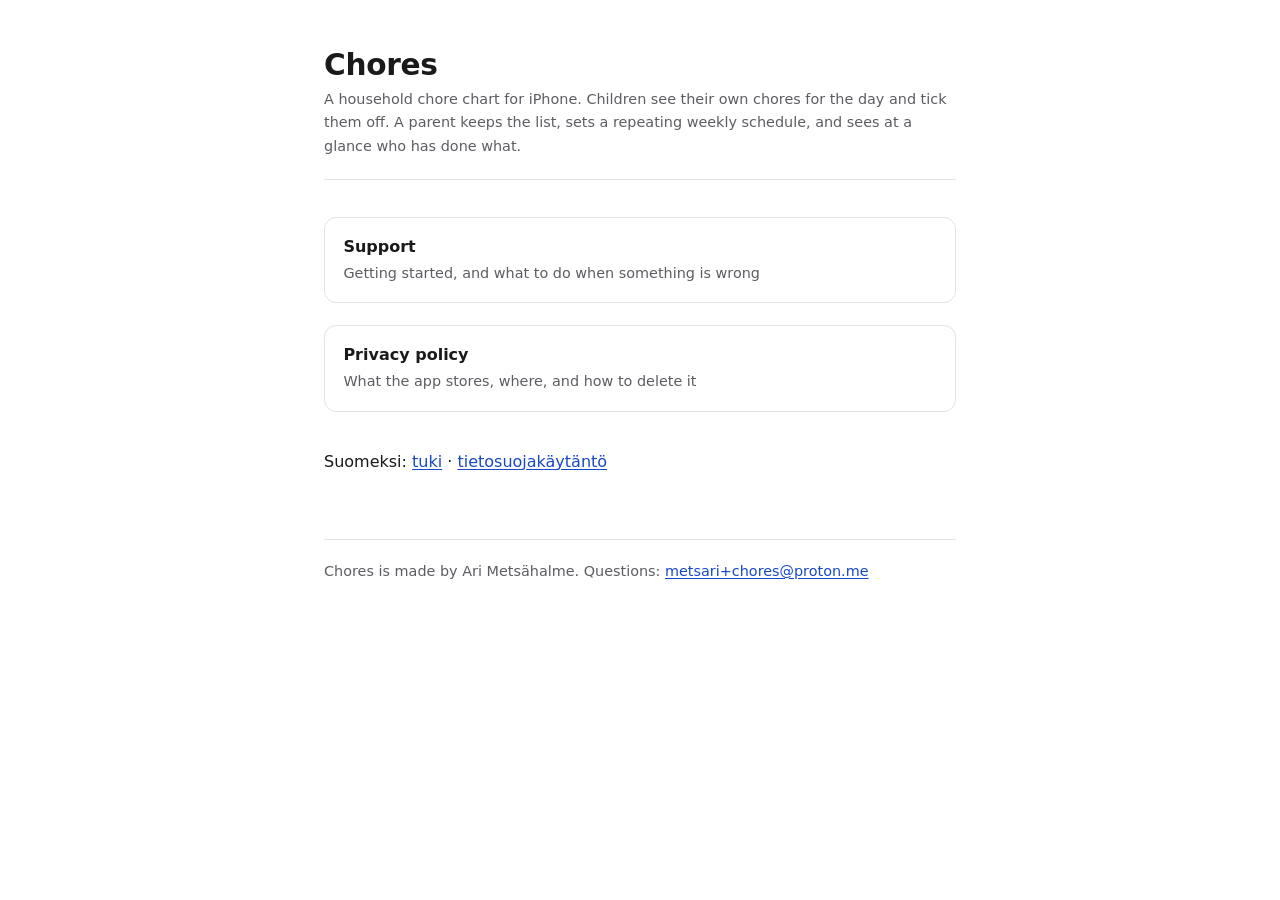
<file: docs/site/index.html>
<!DOCTYPE html>
<html lang="en">
<head>
<meta charset="utf-8">
<meta name="viewport" content="width=device-width, initial-scale=1">
<title>Chores</title>
<link rel="stylesheet" href="style.css">
</head>
<body>

<h1>Chores</h1>
<p class="langs">A household chore chart for iPhone. Children see their own chores for
the day and tick them off. A parent keeps the list, sets a repeating weekly schedule,
and sees at a glance who has done what.</p>

<ul class="cards">
	<li><a href="support/"><strong>Support</strong><span>Getting started, and what to do when something is wrong</span></a></li>
	<li><a href="privacy/"><strong>Privacy policy</strong><span>What the app stores, where, and how to delete it</span></a></li>
</ul>

<p>Suomeksi: <a href="support/fi/">tuki</a> · <a href="privacy/fi/">tietosuojakäytäntö</a></p>

<footer>
	Chores is made by Ari Metsähalme. Questions:
	<a href="mailto:metsari+chores@proton.me">metsari+chores@proton.me</a>
</footer>

</body>
</html>
</file>
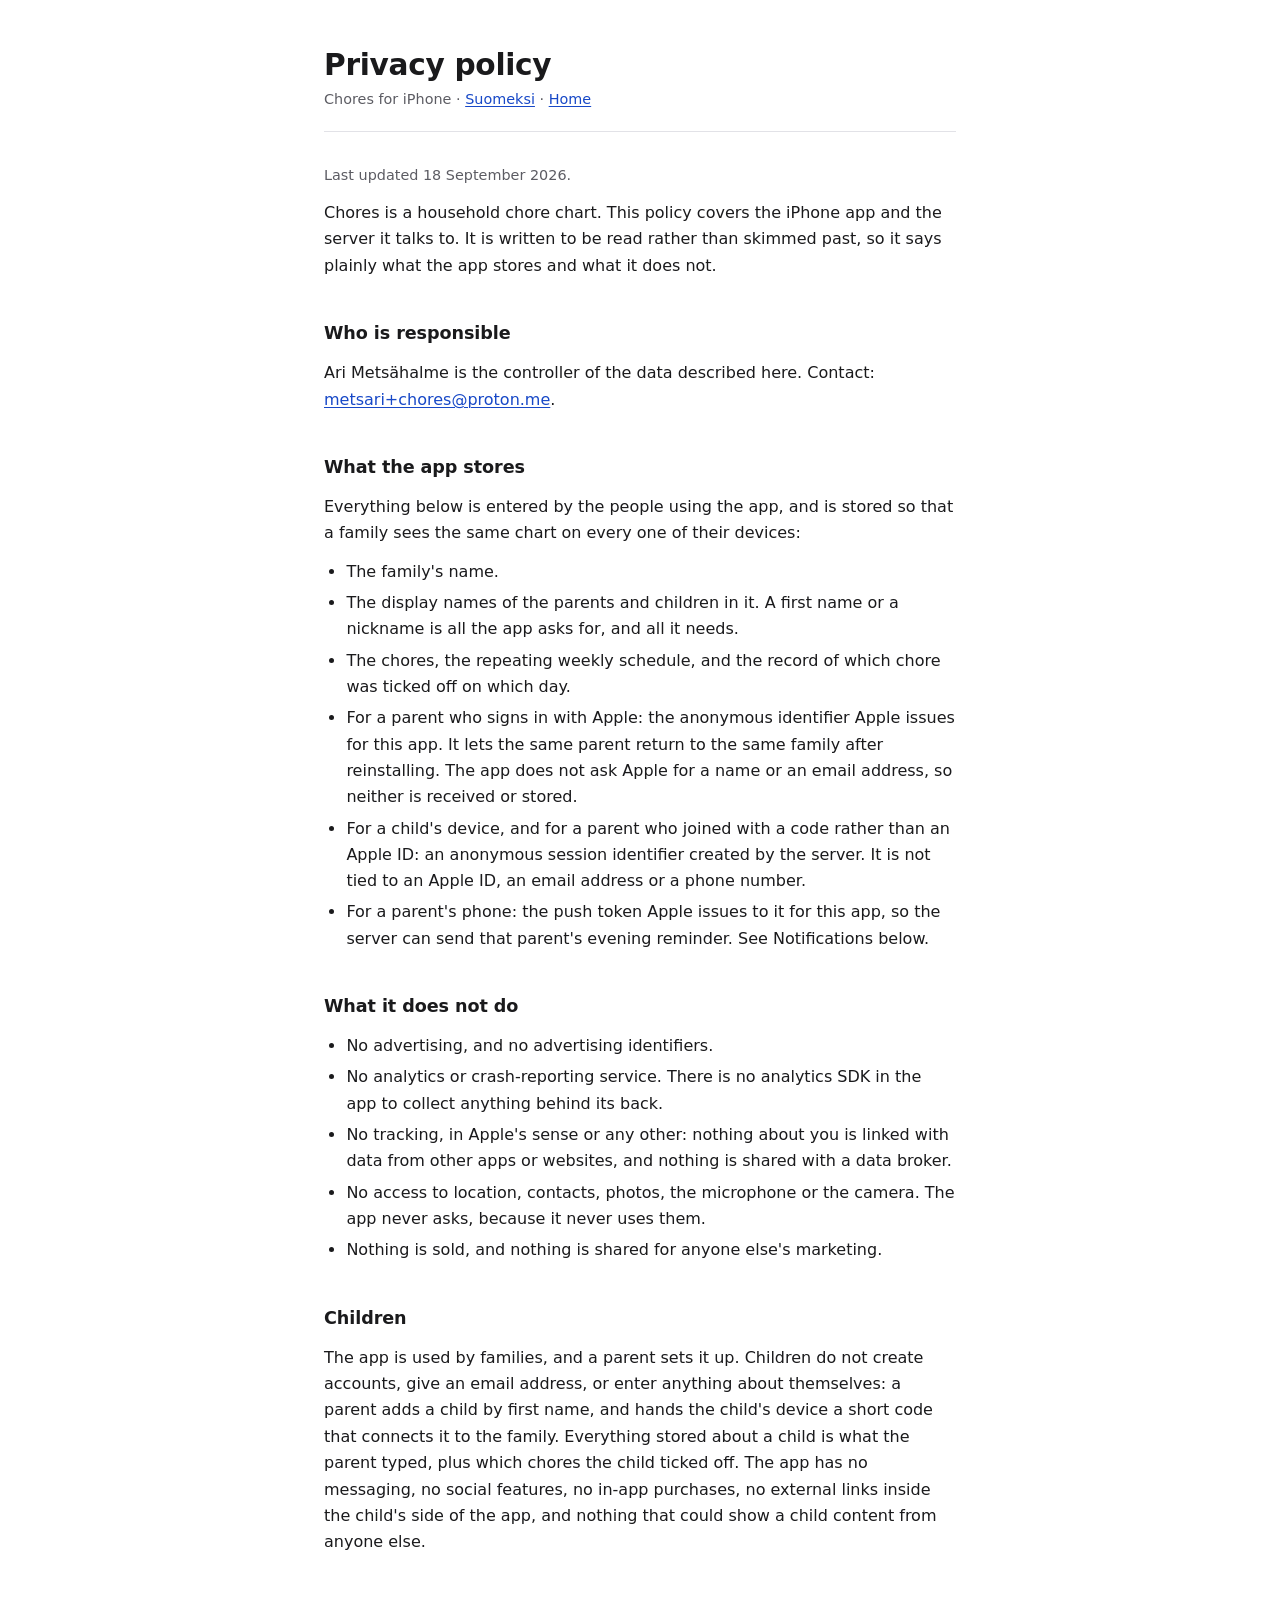
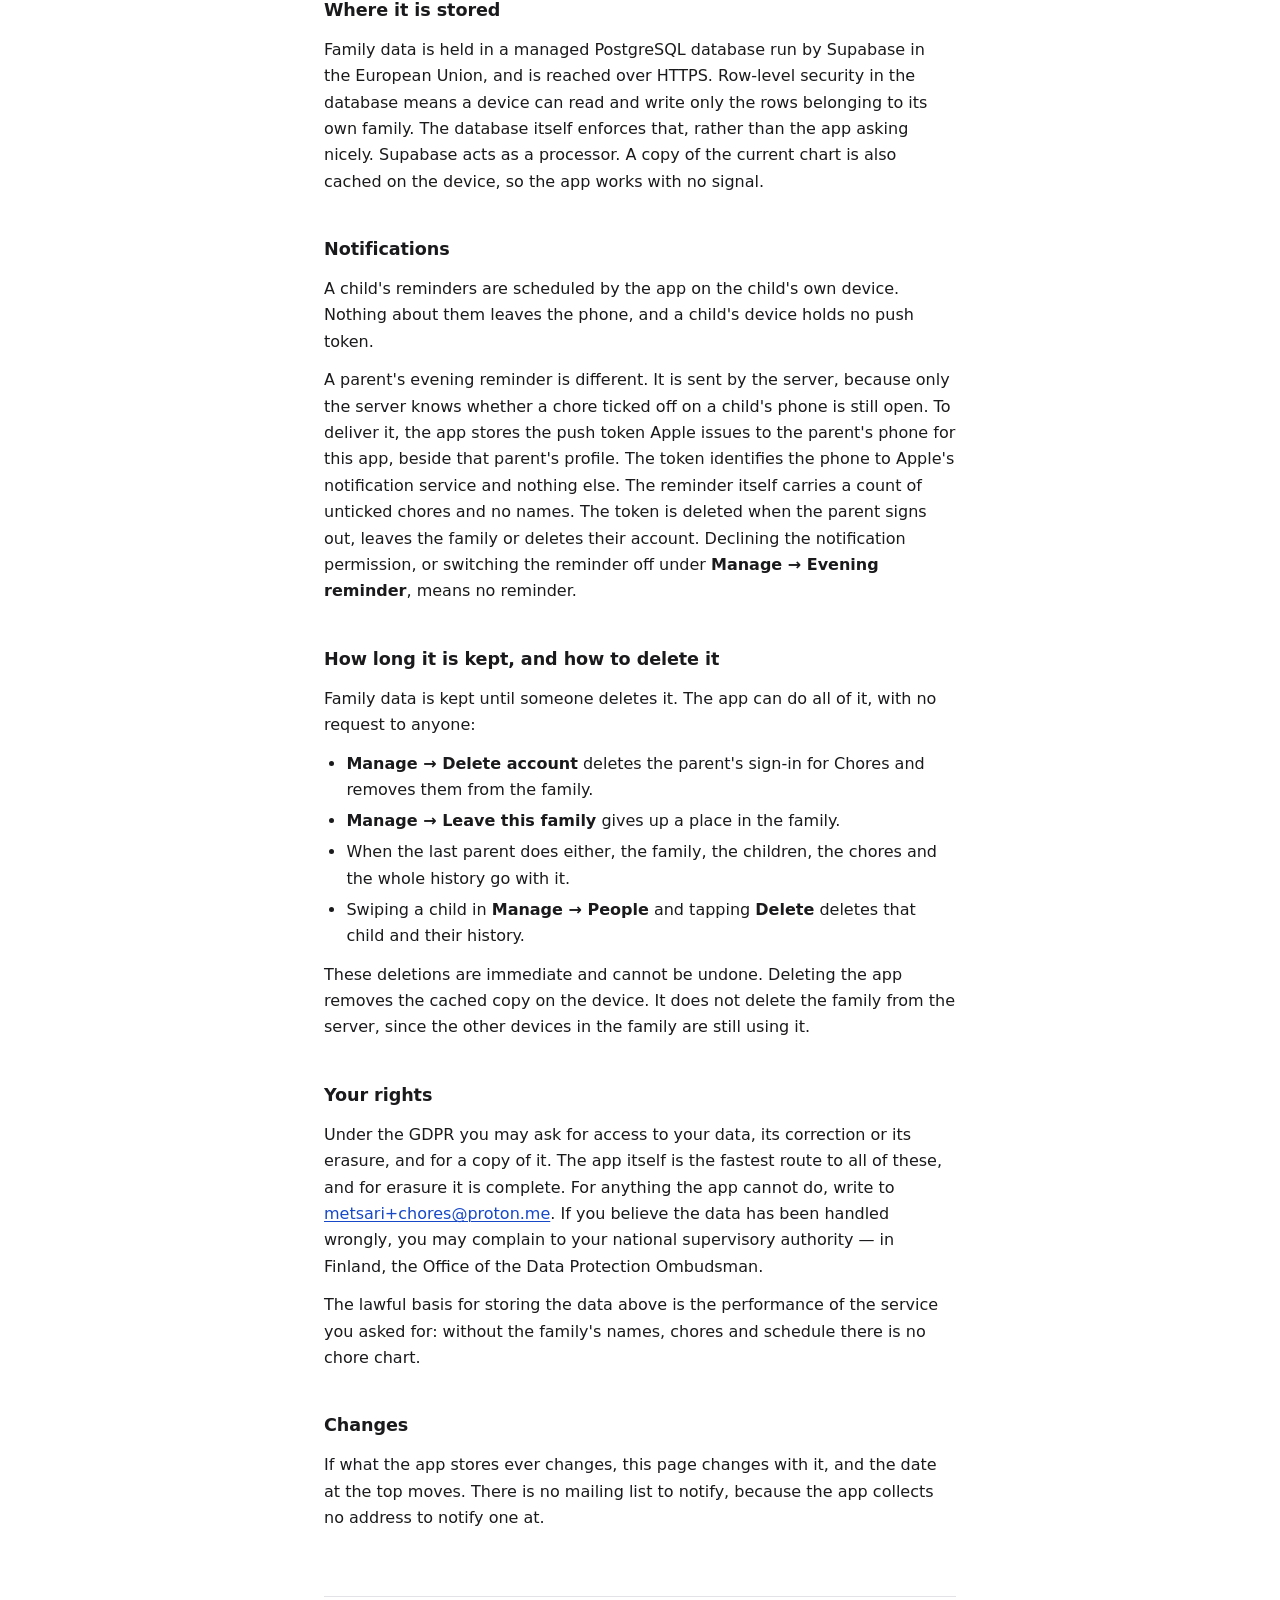
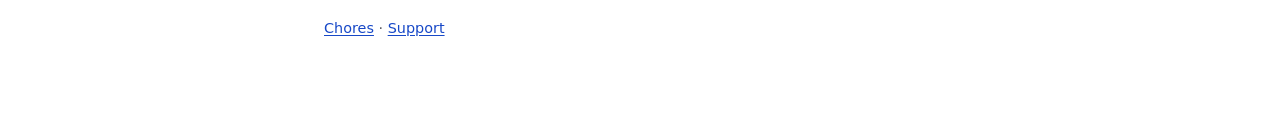
<file: docs/site/privacy/index.html>
<!DOCTYPE html>
<html lang="en">
<head>
<meta charset="utf-8">
<meta name="viewport" content="width=device-width, initial-scale=1">
<title>Chores — Privacy policy</title>
<link rel="stylesheet" href="../style.css">
</head>
<body>

<h1>Privacy policy</h1>
<p class="langs">Chores for iPhone · <a href="fi/">Suomeksi</a> · <a href="../">Home</a></p>

<p class="updated">Last updated 18 September 2026.</p>

<p>Chores is a household chore chart. This policy covers the iPhone app and the server
it talks to. It is written to be read rather than skimmed past, so it says plainly what
the app stores and what it does not.</p>

<h2>Who is responsible</h2>

<p>Ari Metsähalme is the controller of the data described here. Contact:
<a href="mailto:metsari+chores@proton.me">metsari+chores@proton.me</a>.</p>

<h2>What the app stores</h2>

<p>Everything below is entered by the people using the app, and is stored so that a
family sees the same chart on every one of their devices:</p>

<ul>
	<li>The family's name.</li>
	<li>The display names of the parents and children in it. A first name or a nickname
		is all the app asks for, and all it needs.</li>
	<li>The chores, the repeating weekly schedule, and the record of which chore was
		ticked off on which day.</li>
	<li>For a parent who signs in with Apple: the anonymous identifier Apple issues for
		this app. It lets the same parent return to the same family after reinstalling.
		The app does not ask Apple for a name or an email address, so neither is
		received or stored.</li>
	<li>For a child's device, and for a parent who joined with a code rather than an
		Apple ID: an anonymous session identifier created by the server. It is not tied
		to an Apple ID, an email address or a phone number.</li>
	<li>For a parent's phone: the push token Apple issues to it for this app, so the
		server can send that parent's evening reminder. See Notifications below.</li>
</ul>

<h2>What it does not do</h2>

<ul>
	<li>No advertising, and no advertising identifiers.</li>
	<li>No analytics or crash-reporting service. There is no analytics SDK in the app to
		collect anything behind its back.</li>
	<li>No tracking, in Apple's sense or any other: nothing about you is linked with data
		from other apps or websites, and nothing is shared with a data broker.</li>
	<li>No access to location, contacts, photos, the microphone or the camera. The app
		never asks, because it never uses them.</li>
	<li>Nothing is sold, and nothing is shared for anyone else's marketing.</li>
</ul>

<h2>Children</h2>

<p>The app is used by families, and a parent sets it up. Children do not create accounts,
give an email address, or enter anything about themselves: a parent adds a child by
first name, and hands the child's device a short code that connects it to the family.
Everything stored about a child is what the parent typed, plus which chores the child
ticked off. The app has no messaging, no social features, no in-app purchases, no
external links inside the child's side of the app, and nothing that could show a child
content from anyone else.</p>

<h2>Where it is stored</h2>

<p>Family data is held in a managed PostgreSQL database run by Supabase in the European
Union, and is reached over HTTPS. Row-level security in the database means a device can
read and write only the rows belonging to its own family. The database itself
enforces that, rather than the app asking nicely. Supabase acts as a processor. A
copy of the current chart is also cached on the device, so the app works with no signal.</p>

<h2>Notifications</h2>

<p>A child's reminders are scheduled by the app on the child's own device. Nothing about
them leaves the phone, and a child's device holds no push token.</p>

<p>A parent's evening reminder is different. It is sent by the server, because only the
server knows whether a chore ticked off on a child's phone is still open. To deliver it,
the app stores the push token Apple issues to the parent's phone for this app, beside
that parent's profile. The token identifies the phone to Apple's notification service
and nothing else. The reminder itself carries a count of unticked chores and no names.
The token is deleted when the parent signs out, leaves the family or deletes their
account. Declining the notification permission, or switching the reminder off under
<strong>Manage → Evening reminder</strong>, means no reminder.</p>

<h2>How long it is kept, and how to delete it</h2>

<p>Family data is kept until someone deletes it. The app can do all of it, with no
request to anyone:</p>

<ul>
	<li><strong>Manage → Delete account</strong> deletes the parent's sign-in for Chores
		and removes them from the family.</li>
	<li><strong>Manage → Leave this family</strong> gives up a place in the family.</li>
	<li>When the last parent does either, the family, the children, the chores and the
		whole history go with it.</li>
	<li>Swiping a child in <strong>Manage → People</strong> and tapping
		<strong>Delete</strong> deletes that child and their history.</li>
</ul>

<p>These deletions are immediate and cannot be undone. Deleting the app removes the
cached copy on the device. It does not delete the family from the server, since the
other devices in the family are still using it.</p>

<h2>Your rights</h2>

<p>Under the GDPR you may ask for access to your data, its correction or its erasure, and
for a copy of it. The app itself is the fastest route to all of these, and for erasure it
is complete. For anything the app cannot do, write to
<a href="mailto:metsari+chores@proton.me">metsari+chores@proton.me</a>. If you believe the data has
been handled wrongly, you may complain to your national supervisory authority — in
Finland, the Office of the Data Protection Ombudsman.</p>

<p>The lawful basis for storing the data above is the performance of the service you
asked for: without the family's names, chores and schedule there is no chore chart.</p>

<h2>Changes</h2>

<p>If what the app stores ever changes, this page changes with it, and the date at the
top moves. There is no mailing list to notify, because the app collects no address to
notify one at.</p>

<footer><a href="../">Chores</a> · <a href="../support/">Support</a></footer>

</body>
</html>
</file>
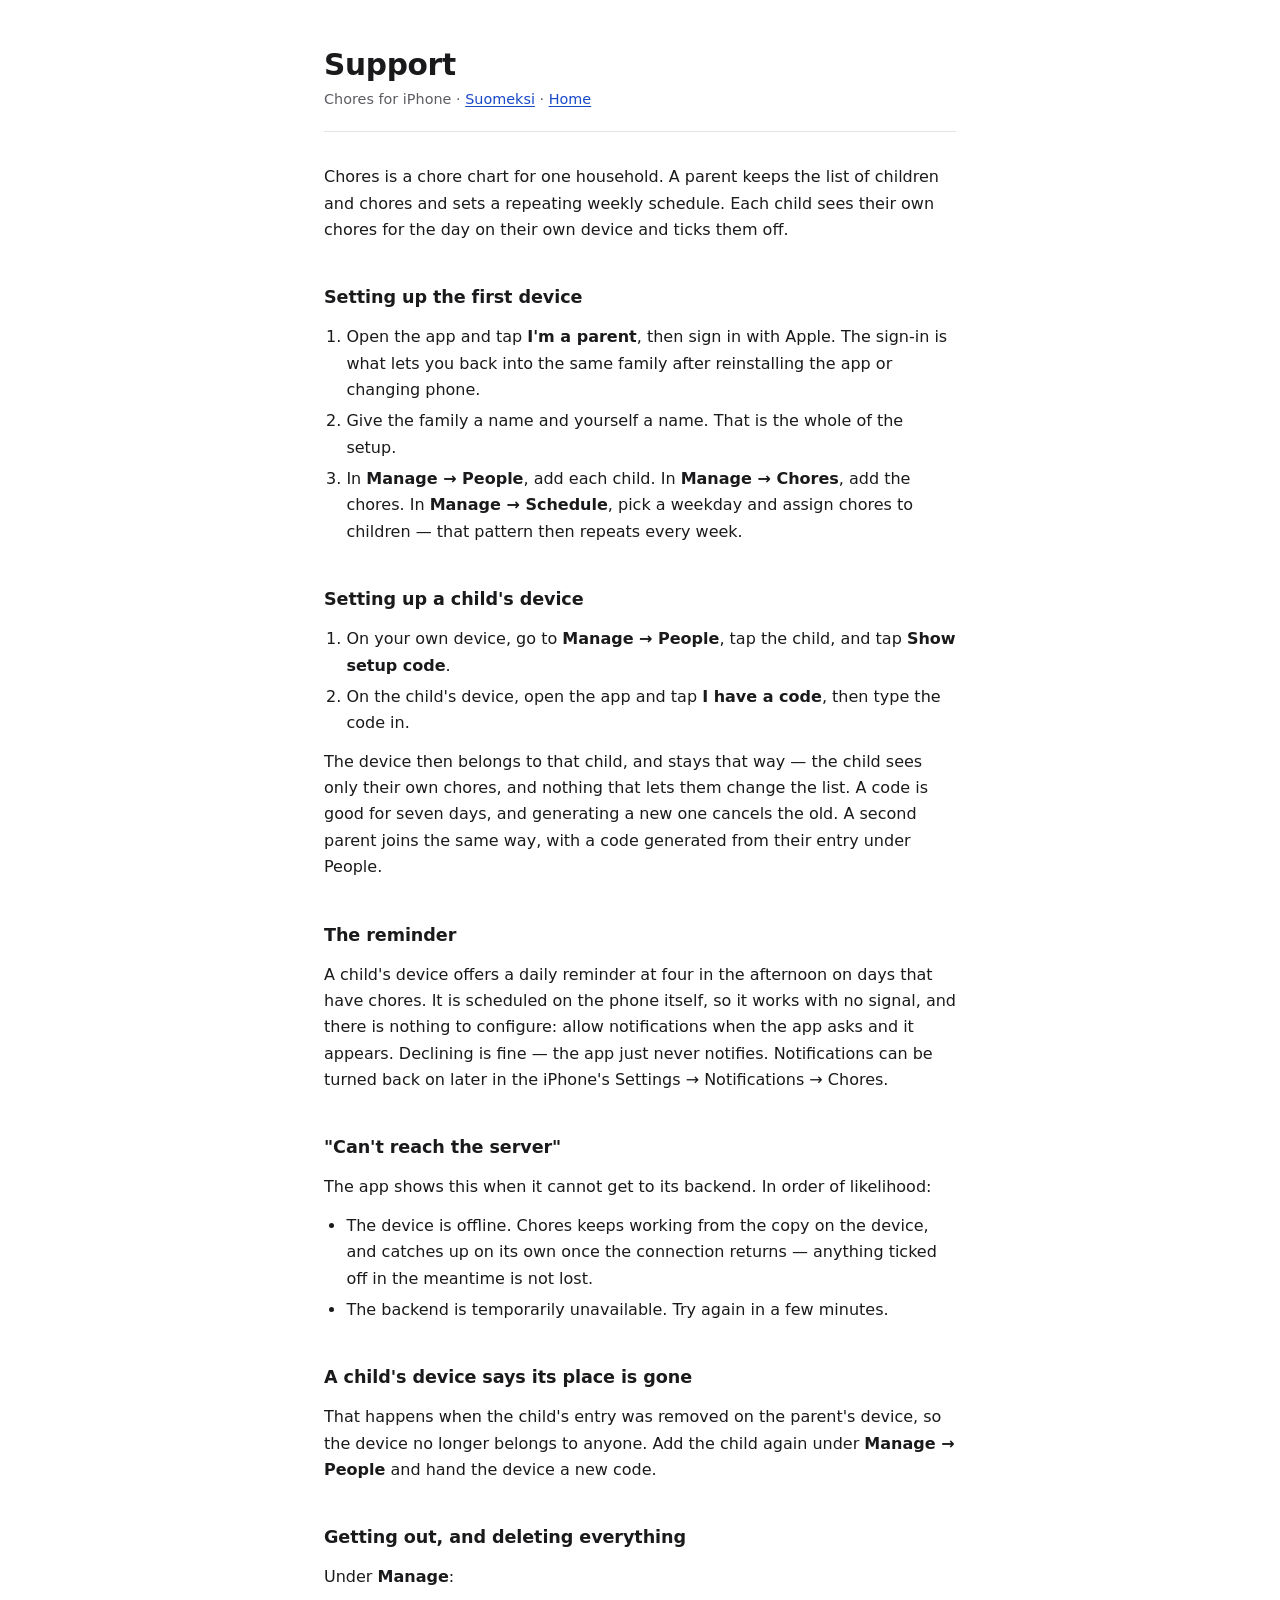
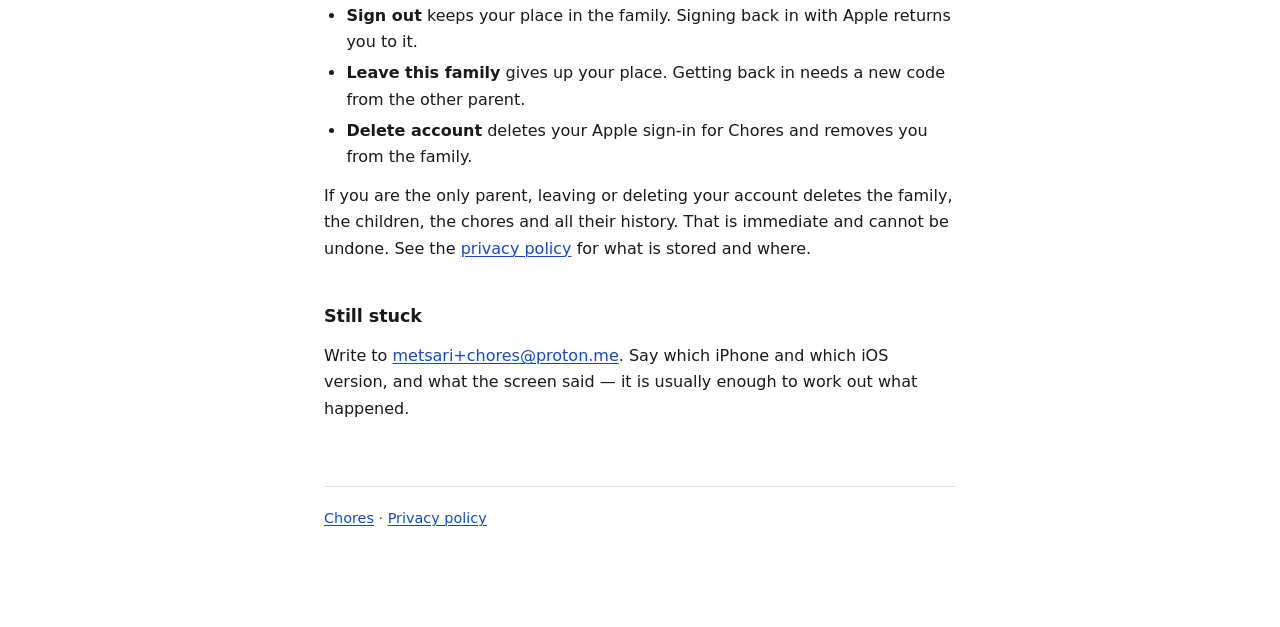
<file: docs/site/support/index.html>
<!DOCTYPE html>
<html lang="en">
<head>
<meta charset="utf-8">
<meta name="viewport" content="width=device-width, initial-scale=1">
<title>Chores — Support</title>
<link rel="stylesheet" href="../style.css">
</head>
<body>

<h1>Support</h1>
<p class="langs">Chores for iPhone · <a href="fi/">Suomeksi</a> · <a href="../">Home</a></p>

<p>Chores is a chore chart for one household. A parent keeps the list of children and
chores and sets a repeating weekly schedule. Each child sees their own chores for the day
on their own device and ticks them off.</p>

<h2>Setting up the first device</h2>

<ol>
	<li>Open the app and tap <strong>I'm a parent</strong>, then sign in with Apple. The
		sign-in is what lets you back into the same family after reinstalling the app or
		changing phone.</li>
	<li>Give the family a name and yourself a name. That is the whole of the setup.</li>
	<li>In <strong>Manage → People</strong>, add each child. In
		<strong>Manage → Chores</strong>, add the chores. In
		<strong>Manage → Schedule</strong>, pick a weekday and assign chores to
		children — that pattern then repeats every week.</li>
</ol>

<h2>Setting up a child's device</h2>

<ol>
	<li>On your own device, go to <strong>Manage → People</strong>, tap the child, and tap
		<strong>Show setup code</strong>.</li>
	<li>On the child's device, open the app and tap <strong>I have a code</strong>, then
		type the code in.</li>
</ol>

<p>The device then belongs to that child, and stays that way — the child sees only their
own chores, and nothing that lets them change the list. A code is good for seven days,
and generating a new one cancels the old. A second parent joins the same way, with a code
generated from their entry under People.</p>

<h2>The reminder</h2>

<p>A child's device offers a daily reminder at four in the afternoon on days that have
chores. It is scheduled on the phone itself, so it works with no signal, and there is
nothing to configure: allow notifications when the app asks and it appears. Declining is
fine — the app just never notifies. Notifications can be turned back on later in the
iPhone's Settings → Notifications → Chores.</p>

<h2>"Can't reach the server"</h2>

<p>The app shows this when it cannot get to its backend. In order of likelihood:</p>

<ul>
	<li>The device is offline. Chores keeps working from the copy on the device, and
		catches up on its own once the connection returns — anything ticked off in the
		meantime is not lost.</li>
	<li>The backend is temporarily unavailable. Try again in a few minutes.</li>
</ul>

<h2>A child's device says its place is gone</h2>

<p>That happens when the child's entry was removed on the parent's device, so the device
no longer belongs to anyone. Add the child again under
<strong>Manage → People</strong> and hand the device a new code.</p>

<h2>Getting out, and deleting everything</h2>

<p>Under <strong>Manage</strong>:</p>

<ul>
	<li><strong>Sign out</strong> keeps your place in the family. Signing back in with
		Apple returns you to it.</li>
	<li><strong>Leave this family</strong> gives up your place. Getting back in needs a
		new code from the other parent.</li>
	<li><strong>Delete account</strong> deletes your Apple sign-in for Chores and removes
		you from the family.</li>
</ul>

<p>If you are the only parent, leaving or deleting your account deletes the family, the
children, the chores and all their history. That is immediate and cannot be undone. See
the <a href="../privacy/">privacy policy</a> for what is stored and where.</p>

<h2>Still stuck</h2>

<p>Write to <a href="mailto:metsari+chores@proton.me">metsari+chores@proton.me</a>. Say which iPhone
and which iOS version, and what the screen said — it is usually enough to work out what
happened.</p>

<footer><a href="../">Chores</a> · <a href="../privacy/">Privacy policy</a></footer>

</body>
</html>
</file>
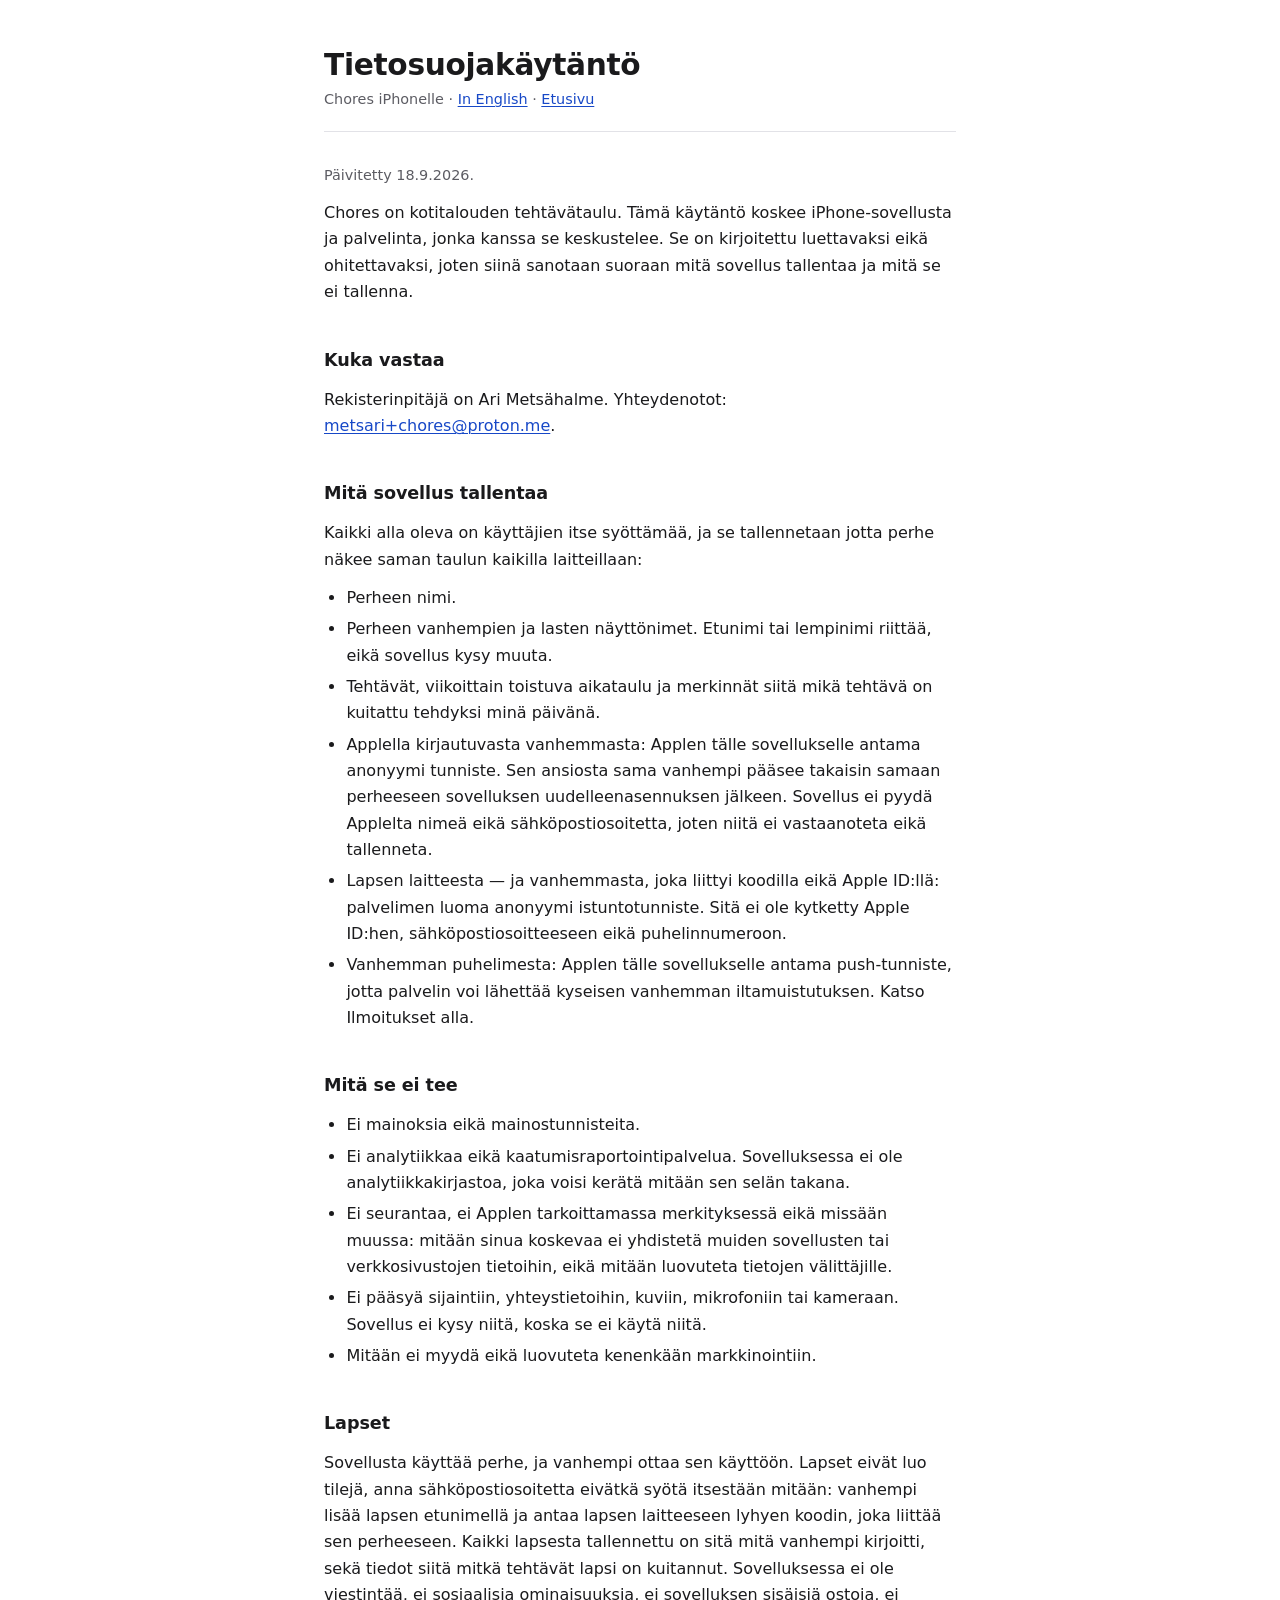
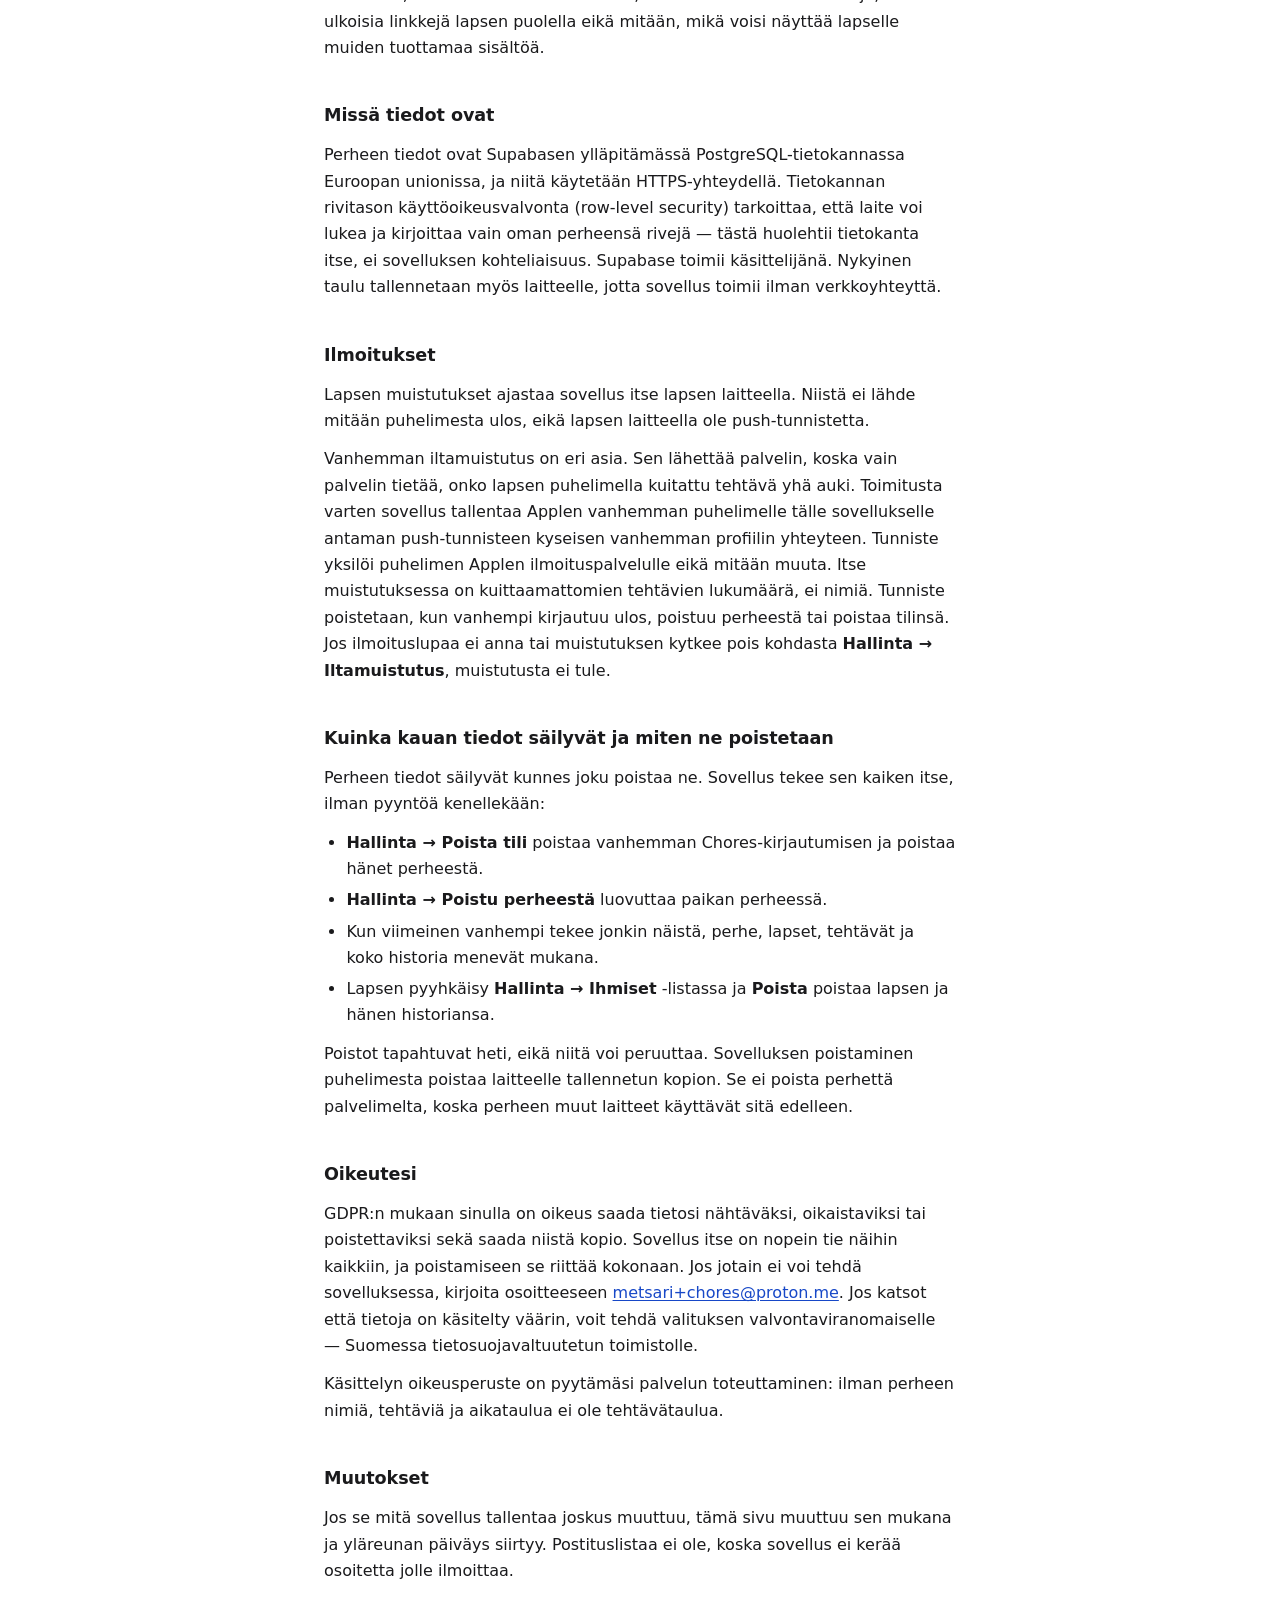
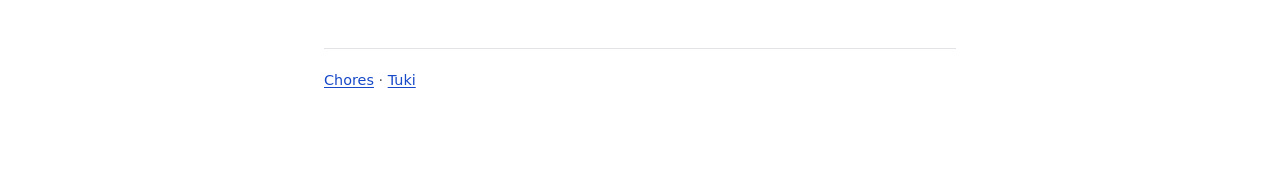
<file: docs/site/privacy/fi/index.html>
<!DOCTYPE html>
<html lang="fi">
<head>
<meta charset="utf-8">
<meta name="viewport" content="width=device-width, initial-scale=1">
<title>Chores — Tietosuojakäytäntö</title>
<link rel="stylesheet" href="../../style.css">
</head>
<body>

<h1>Tietosuojakäytäntö</h1>
<p class="langs">Chores iPhonelle · <a href="../">In English</a> · <a href="../../">Etusivu</a></p>

<p class="updated">Päivitetty 18.9.2026.</p>

<p>Chores on kotitalouden tehtävätaulu. Tämä käytäntö koskee iPhone-sovellusta ja
palvelinta, jonka kanssa se keskustelee. Se on kirjoitettu luettavaksi eikä ohitettavaksi,
joten siinä sanotaan suoraan mitä sovellus tallentaa ja mitä se ei tallenna.</p>

<h2>Kuka vastaa</h2>

<p>Rekisterinpitäjä on Ari Metsähalme. Yhteydenotot:
<a href="mailto:metsari+chores@proton.me">metsari+chores@proton.me</a>.</p>

<h2>Mitä sovellus tallentaa</h2>

<p>Kaikki alla oleva on käyttäjien itse syöttämää, ja se tallennetaan jotta perhe näkee
saman taulun kaikilla laitteillaan:</p>

<ul>
	<li>Perheen nimi.</li>
	<li>Perheen vanhempien ja lasten näyttönimet. Etunimi tai lempinimi riittää, eikä
		sovellus kysy muuta.</li>
	<li>Tehtävät, viikoittain toistuva aikataulu ja merkinnät siitä mikä tehtävä on
		kuitattu tehdyksi minä päivänä.</li>
	<li>Applella kirjautuvasta vanhemmasta: Applen tälle sovellukselle antama anonyymi
		tunniste. Sen ansiosta sama vanhempi pääsee takaisin samaan perheeseen sovelluksen
		uudelleenasennuksen jälkeen. Sovellus ei pyydä Applelta nimeä eikä
		sähköpostiosoitetta, joten niitä ei vastaanoteta eikä tallenneta.</li>
	<li>Lapsen laitteesta — ja vanhemmasta, joka liittyi koodilla eikä Apple ID:llä:
		palvelimen luoma anonyymi istuntotunniste. Sitä ei ole kytketty Apple ID:hen,
		sähköpostiosoitteeseen eikä puhelinnumeroon.</li>
	<li>Vanhemman puhelimesta: Applen tälle sovellukselle antama push-tunniste, jotta
		palvelin voi lähettää kyseisen vanhemman iltamuistutuksen. Katso Ilmoitukset alla.</li>
</ul>

<h2>Mitä se ei tee</h2>

<ul>
	<li>Ei mainoksia eikä mainostunnisteita.</li>
	<li>Ei analytiikkaa eikä kaatumisraportointipalvelua. Sovelluksessa ei ole
		analytiikkakirjastoa, joka voisi kerätä mitään sen selän takana.</li>
	<li>Ei seurantaa, ei Applen tarkoittamassa merkityksessä eikä missään muussa: mitään
		sinua koskevaa ei yhdistetä muiden sovellusten tai verkkosivustojen tietoihin,
		eikä mitään luovuteta tietojen välittäjille.</li>
	<li>Ei pääsyä sijaintiin, yhteystietoihin, kuviin, mikrofoniin tai kameraan. Sovellus
		ei kysy niitä, koska se ei käytä niitä.</li>
	<li>Mitään ei myydä eikä luovuteta kenenkään markkinointiin.</li>
</ul>

<h2>Lapset</h2>

<p>Sovellusta käyttää perhe, ja vanhempi ottaa sen käyttöön. Lapset eivät luo tilejä,
anna sähköpostiosoitetta eivätkä syötä itsestään mitään: vanhempi lisää lapsen etunimellä
ja antaa lapsen laitteeseen lyhyen koodin, joka liittää sen perheeseen. Kaikki lapsesta
tallennettu on sitä mitä vanhempi kirjoitti, sekä tiedot siitä mitkä tehtävät lapsi on
kuitannut. Sovelluksessa ei ole viestintää, ei sosiaalisia ominaisuuksia, ei sovelluksen
sisäisiä ostoja, ei ulkoisia linkkejä lapsen puolella eikä mitään, mikä voisi näyttää
lapselle muiden tuottamaa sisältöä.</p>

<h2>Missä tiedot ovat</h2>

<p>Perheen tiedot ovat Supabasen ylläpitämässä PostgreSQL-tietokannassa Euroopan
unionissa, ja niitä käytetään HTTPS-yhteydellä. Tietokannan rivitason
käyttöoikeusvalvonta (row-level security) tarkoittaa, että laite voi lukea ja kirjoittaa
vain oman perheensä rivejä — tästä huolehtii tietokanta itse, ei sovelluksen kohteliaisuus.
Supabase toimii käsittelijänä. Nykyinen taulu tallennetaan myös laitteelle, jotta sovellus
toimii ilman verkkoyhteyttä.</p>

<h2>Ilmoitukset</h2>

<p>Lapsen muistutukset ajastaa sovellus itse lapsen laitteella. Niistä ei lähde mitään
puhelimesta ulos, eikä lapsen laitteella ole push-tunnistetta.</p>

<p>Vanhemman iltamuistutus on eri asia. Sen lähettää palvelin, koska vain palvelin tietää,
onko lapsen puhelimella kuitattu tehtävä yhä auki. Toimitusta varten sovellus tallentaa
Applen vanhemman puhelimelle tälle sovellukselle antaman push-tunnisteen kyseisen
vanhemman profiilin yhteyteen. Tunniste yksilöi puhelimen Applen ilmoituspalvelulle eikä
mitään muuta. Itse muistutuksessa on kuittaamattomien tehtävien lukumäärä, ei nimiä.
Tunniste poistetaan, kun vanhempi kirjautuu ulos, poistuu perheestä tai poistaa tilinsä.
Jos ilmoituslupaa ei anna tai muistutuksen kytkee pois kohdasta
<strong>Hallinta → Iltamuistutus</strong>, muistutusta ei tule.</p>

<h2>Kuinka kauan tiedot säilyvät ja miten ne poistetaan</h2>

<p>Perheen tiedot säilyvät kunnes joku poistaa ne. Sovellus tekee sen kaiken itse, ilman
pyyntöä kenellekään:</p>

<ul>
	<li><strong>Hallinta → Poista tili</strong> poistaa vanhemman Chores-kirjautumisen ja
		poistaa hänet perheestä.</li>
	<li><strong>Hallinta → Poistu perheestä</strong> luovuttaa paikan perheessä.</li>
	<li>Kun viimeinen vanhempi tekee jonkin näistä, perhe, lapset, tehtävät ja koko
		historia menevät mukana.</li>
	<li>Lapsen pyyhkäisy <strong>Hallinta → Ihmiset</strong> -listassa ja
		<strong>Poista</strong> poistaa lapsen ja hänen historiansa.</li>
</ul>

<p>Poistot tapahtuvat heti, eikä niitä voi peruuttaa. Sovelluksen poistaminen puhelimesta
poistaa laitteelle tallennetun kopion. Se ei poista perhettä palvelimelta, koska perheen
muut laitteet käyttävät sitä edelleen.</p>

<h2>Oikeutesi</h2>

<p>GDPR:n mukaan sinulla on oikeus saada tietosi nähtäväksi, oikaistaviksi tai
poistettaviksi sekä saada niistä kopio. Sovellus itse on nopein tie näihin kaikkiin, ja
poistamiseen se riittää kokonaan. Jos jotain ei voi tehdä sovelluksessa, kirjoita
osoitteeseen <a href="mailto:metsari+chores@proton.me">metsari+chores@proton.me</a>. Jos katsot että
tietoja on käsitelty väärin, voit tehdä valituksen valvontaviranomaiselle — Suomessa
tietosuojavaltuutetun toimistolle.</p>

<p>Käsittelyn oikeusperuste on pyytämäsi palvelun toteuttaminen: ilman perheen nimiä,
tehtäviä ja aikataulua ei ole tehtävätaulua.</p>

<h2>Muutokset</h2>

<p>Jos se mitä sovellus tallentaa joskus muuttuu, tämä sivu muuttuu sen mukana ja
yläreunan päiväys siirtyy. Postituslistaa ei ole, koska sovellus ei kerää osoitetta
jolle ilmoittaa.</p>

<footer><a href="../../">Chores</a> · <a href="../../support/fi/">Tuki</a></footer>

</body>
</html>
</file>
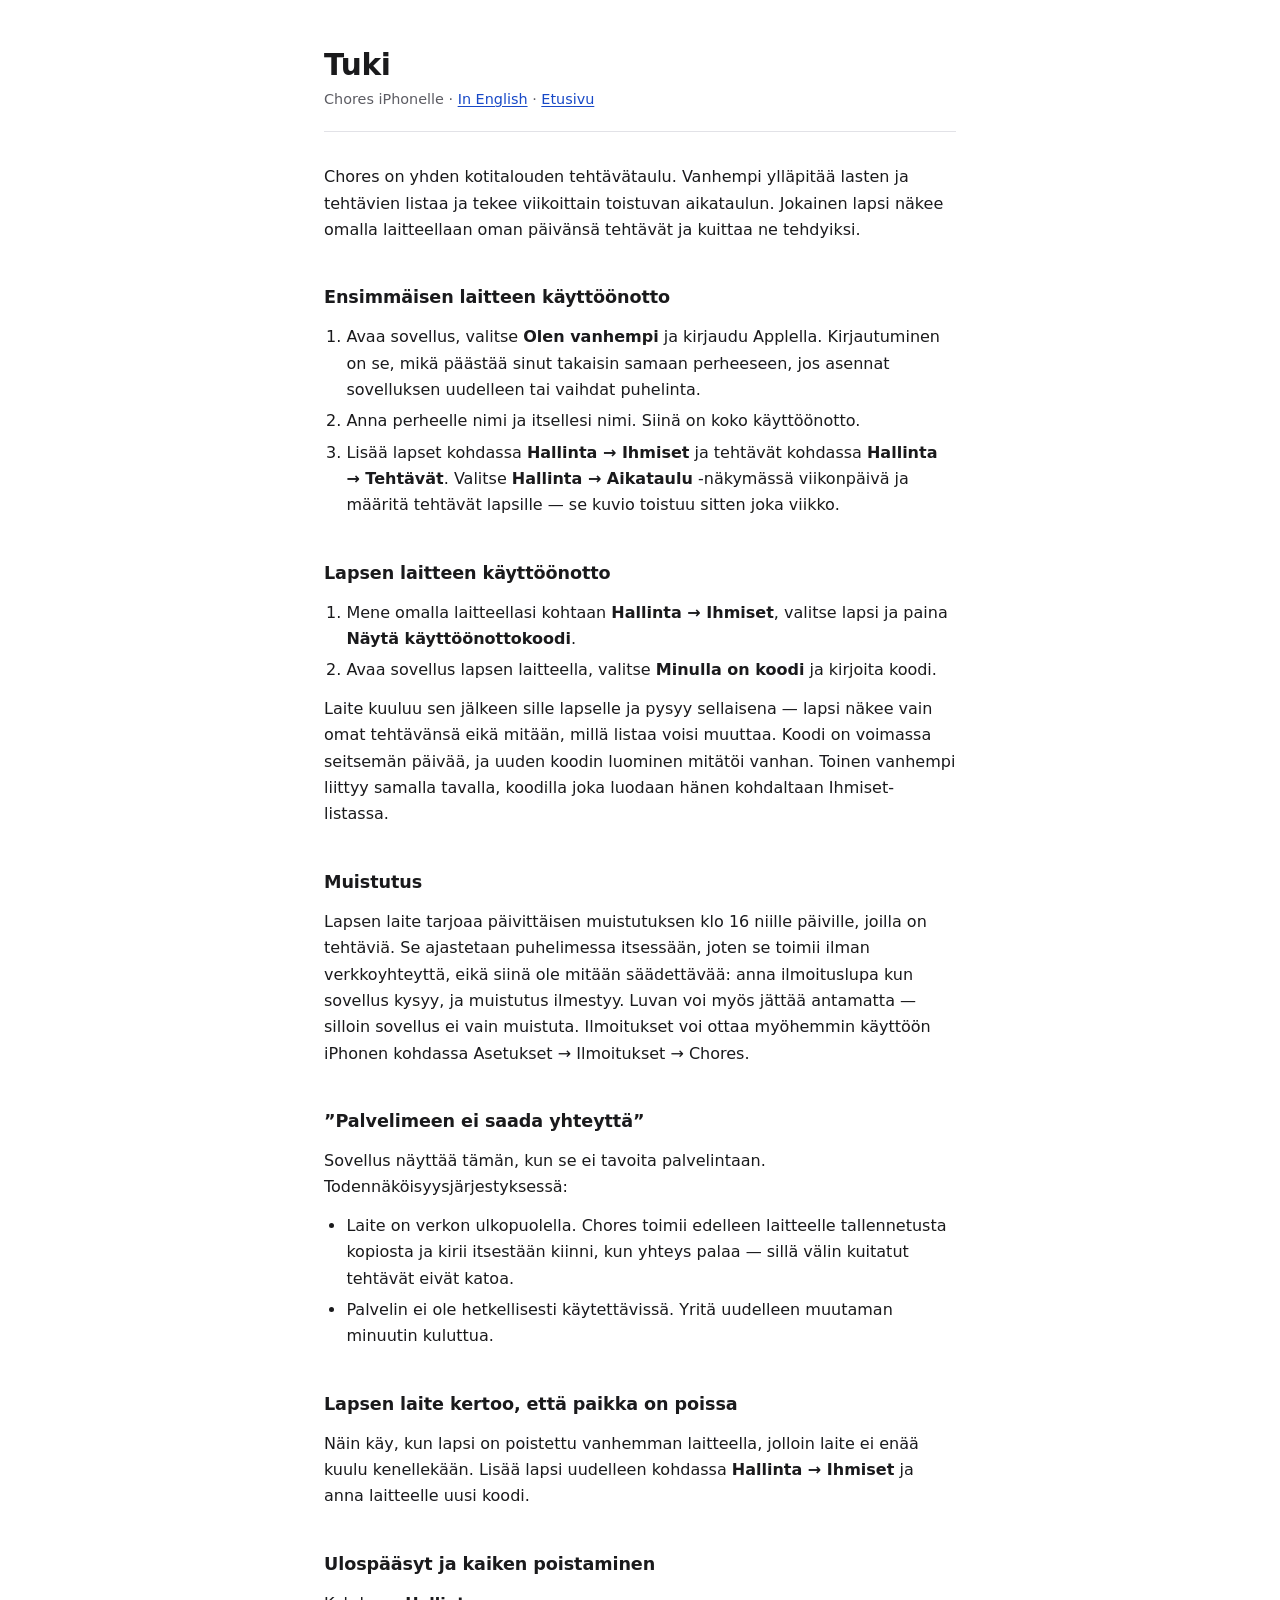
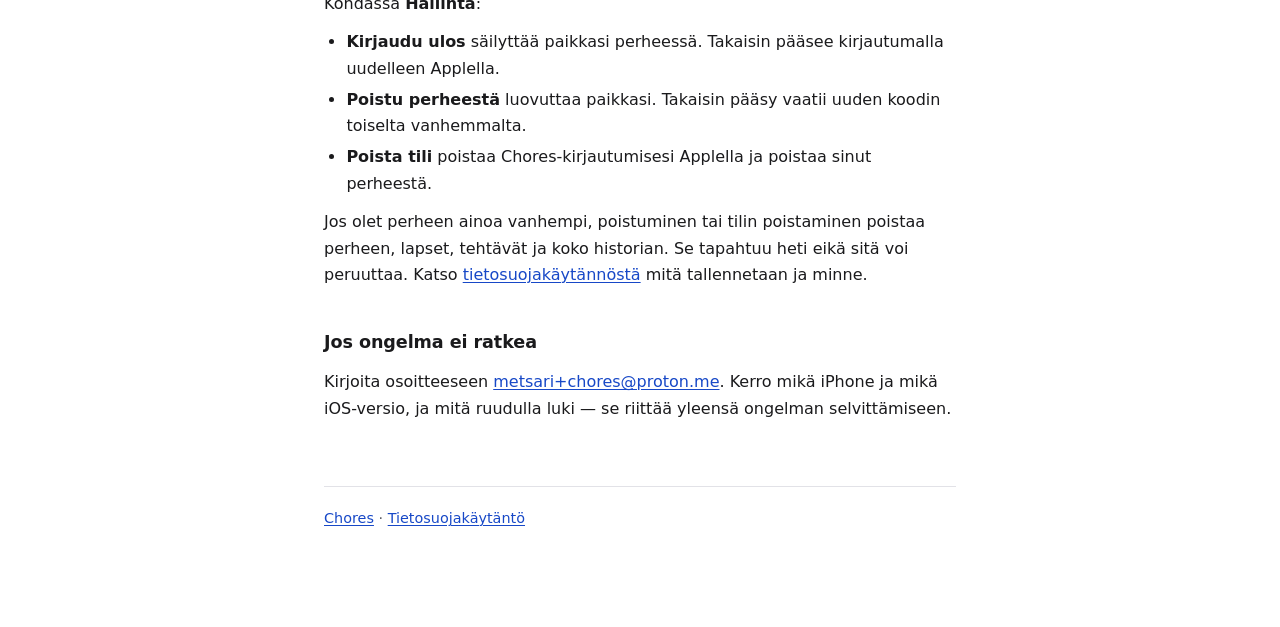
<file: docs/site/support/fi/index.html>
<!DOCTYPE html>
<html lang="fi">
<head>
<meta charset="utf-8">
<meta name="viewport" content="width=device-width, initial-scale=1">
<title>Chores — Tuki</title>
<link rel="stylesheet" href="../../style.css">
</head>
<body>

<h1>Tuki</h1>
<p class="langs">Chores iPhonelle · <a href="../">In English</a> · <a href="../../">Etusivu</a></p>

<p>Chores on yhden kotitalouden tehtävätaulu. Vanhempi ylläpitää lasten ja tehtävien
listaa ja tekee viikoittain toistuvan aikataulun. Jokainen lapsi näkee omalla laitteellaan
oman päivänsä tehtävät ja kuittaa ne tehdyiksi.</p>

<h2>Ensimmäisen laitteen käyttöönotto</h2>

<ol>
	<li>Avaa sovellus, valitse <strong>Olen vanhempi</strong> ja kirjaudu Applella.
		Kirjautuminen on se, mikä päästää sinut takaisin samaan perheeseen, jos asennat
		sovelluksen uudelleen tai vaihdat puhelinta.</li>
	<li>Anna perheelle nimi ja itsellesi nimi. Siinä on koko käyttöönotto.</li>
	<li>Lisää lapset kohdassa <strong>Hallinta → Ihmiset</strong> ja tehtävät kohdassa
		<strong>Hallinta → Tehtävät</strong>. Valitse
		<strong>Hallinta → Aikataulu</strong> -näkymässä viikonpäivä ja määritä tehtävät
		lapsille — se kuvio toistuu sitten joka viikko.</li>
</ol>

<h2>Lapsen laitteen käyttöönotto</h2>

<ol>
	<li>Mene omalla laitteellasi kohtaan <strong>Hallinta → Ihmiset</strong>, valitse lapsi
		ja paina <strong>Näytä käyttöönottokoodi</strong>.</li>
	<li>Avaa sovellus lapsen laitteella, valitse <strong>Minulla on koodi</strong> ja
		kirjoita koodi.</li>
</ol>

<p>Laite kuuluu sen jälkeen sille lapselle ja pysyy sellaisena — lapsi näkee vain omat
tehtävänsä eikä mitään, millä listaa voisi muuttaa. Koodi on voimassa seitsemän päivää, ja
uuden koodin luominen mitätöi vanhan. Toinen vanhempi liittyy samalla tavalla, koodilla
joka luodaan hänen kohdaltaan Ihmiset-listassa.</p>

<h2>Muistutus</h2>

<p>Lapsen laite tarjoaa päivittäisen muistutuksen klo 16 niille päiville, joilla on
tehtäviä. Se ajastetaan puhelimessa itsessään, joten se toimii ilman verkkoyhteyttä, eikä
siinä ole mitään säädettävää: anna ilmoituslupa kun sovellus kysyy, ja muistutus ilmestyy.
Luvan voi myös jättää antamatta — silloin sovellus ei vain muistuta. Ilmoitukset voi
ottaa myöhemmin käyttöön iPhonen kohdassa Asetukset → Ilmoitukset → Chores.</p>

<h2>”Palvelimeen ei saada yhteyttä”</h2>

<p>Sovellus näyttää tämän, kun se ei tavoita palvelintaan. Todennäköisyysjärjestyksessä:</p>

<ul>
	<li>Laite on verkon ulkopuolella. Chores toimii edelleen laitteelle tallennetusta
		kopiosta ja kirii itsestään kiinni, kun yhteys palaa — sillä välin kuitatut
		tehtävät eivät katoa.</li>
	<li>Palvelin ei ole hetkellisesti käytettävissä. Yritä uudelleen muutaman minuutin
		kuluttua.</li>
</ul>

<h2>Lapsen laite kertoo, että paikka on poissa</h2>

<p>Näin käy, kun lapsi on poistettu vanhemman laitteella, jolloin laite ei enää kuulu
kenellekään. Lisää lapsi uudelleen kohdassa <strong>Hallinta → Ihmiset</strong> ja anna
laitteelle uusi koodi.</p>

<h2>Ulospääsyt ja kaiken poistaminen</h2>

<p>Kohdassa <strong>Hallinta</strong>:</p>

<ul>
	<li><strong>Kirjaudu ulos</strong> säilyttää paikkasi perheessä. Takaisin pääsee
		kirjautumalla uudelleen Applella.</li>
	<li><strong>Poistu perheestä</strong> luovuttaa paikkasi. Takaisin pääsy vaatii uuden
		koodin toiselta vanhemmalta.</li>
	<li><strong>Poista tili</strong> poistaa Chores-kirjautumisesi Applella ja poistaa
		sinut perheestä.</li>
</ul>

<p>Jos olet perheen ainoa vanhempi, poistuminen tai tilin poistaminen poistaa perheen,
lapset, tehtävät ja koko historian. Se tapahtuu heti eikä sitä voi peruuttaa. Katso
<a href="../../privacy/fi/">tietosuojakäytännöstä</a> mitä tallennetaan ja minne.</p>

<h2>Jos ongelma ei ratkea</h2>

<p>Kirjoita osoitteeseen <a href="mailto:metsari+chores@proton.me">metsari+chores@proton.me</a>. Kerro
mikä iPhone ja mikä iOS-versio, ja mitä ruudulla luki — se riittää yleensä ongelman
selvittämiseen.</p>

<footer><a href="../../">Chores</a> · <a href="../../privacy/fi/">Tietosuojakäytäntö</a></footer>

</body>
</html>
</file>
<file: docs/site/style.css>
/*
  One stylesheet for the whole site. There are five pages and no build step, so
  a shared file beats repeating a <style> block in each of them.
*/

:root {
	color-scheme: light dark;
	--ink: #1a1a1c;
	--ink-quiet: #5c5c63;
	--paper: #ffffff;
	--rule: #e2e2e7;
	--accent: #1748c7;
}

@media (prefers-color-scheme: dark) {
	:root {
		--ink: #ececf1;
		--ink-quiet: #a0a0aa;
		--paper: #16161a;
		--rule: #303038;
		--accent: #7ea0f9;
	}
}

* {
	box-sizing: border-box;
}

body {
	margin: 0 auto;
	padding: 3rem 1.25rem 6rem;
	max-width: 42rem;
	background: var(--paper);
	color: var(--ink);
	font: 1rem/1.65 -apple-system, BlinkMacSystemFont, "Segoe UI", system-ui, sans-serif;
	-webkit-text-size-adjust: 100%;
}

h1 {
	margin: 0 0 0.25rem;
	font-size: 1.85rem;
	line-height: 1.2;
	letter-spacing: -0.01em;
}

h2 {
	margin: 2.5rem 0 0.5rem;
	font-size: 1.1rem;
	letter-spacing: -0.005em;
}

p, ul, ol {
	margin: 0.75rem 0;
}

ul, ol {
	padding-left: 1.4rem;
}

li {
	margin: 0.3rem 0;
}

a {
	color: var(--accent);
	text-decoration-thickness: 1px;
	text-underline-offset: 2px;
}

code {
	font-family: ui-monospace, SFMono-Regular, Menlo, monospace;
	font-size: 0.9em;
}

/* The line under the title: which language this page is in, and where the
   other one is. */
.langs {
	margin: 0 0 2rem;
	padding-bottom: 1.25rem;
	border-bottom: 1px solid var(--rule);
	color: var(--ink-quiet);
	font-size: 0.9rem;
}

.updated {
	color: var(--ink-quiet);
	font-size: 0.9rem;
}

footer {
	margin-top: 4rem;
	padding-top: 1.25rem;
	border-top: 1px solid var(--rule);
	color: var(--ink-quiet);
	font-size: 0.9rem;
}

/* The landing page's two links, big enough to be the obvious thing to tap. */
.cards {
	display: grid;
	gap: 0.75rem;
	margin: 2rem 0;
	padding: 0;
	list-style: none;
}

.cards a {
	display: block;
	padding: 1rem 1.15rem;
	border: 1px solid var(--rule);
	border-radius: 0.75rem;
	text-decoration: none;
}

.cards a:hover {
	border-color: var(--accent);
}

.cards strong {
	display: block;
	color: var(--ink);
}

.cards span {
	color: var(--ink-quiet);
	font-size: 0.9rem;
}
</file>
